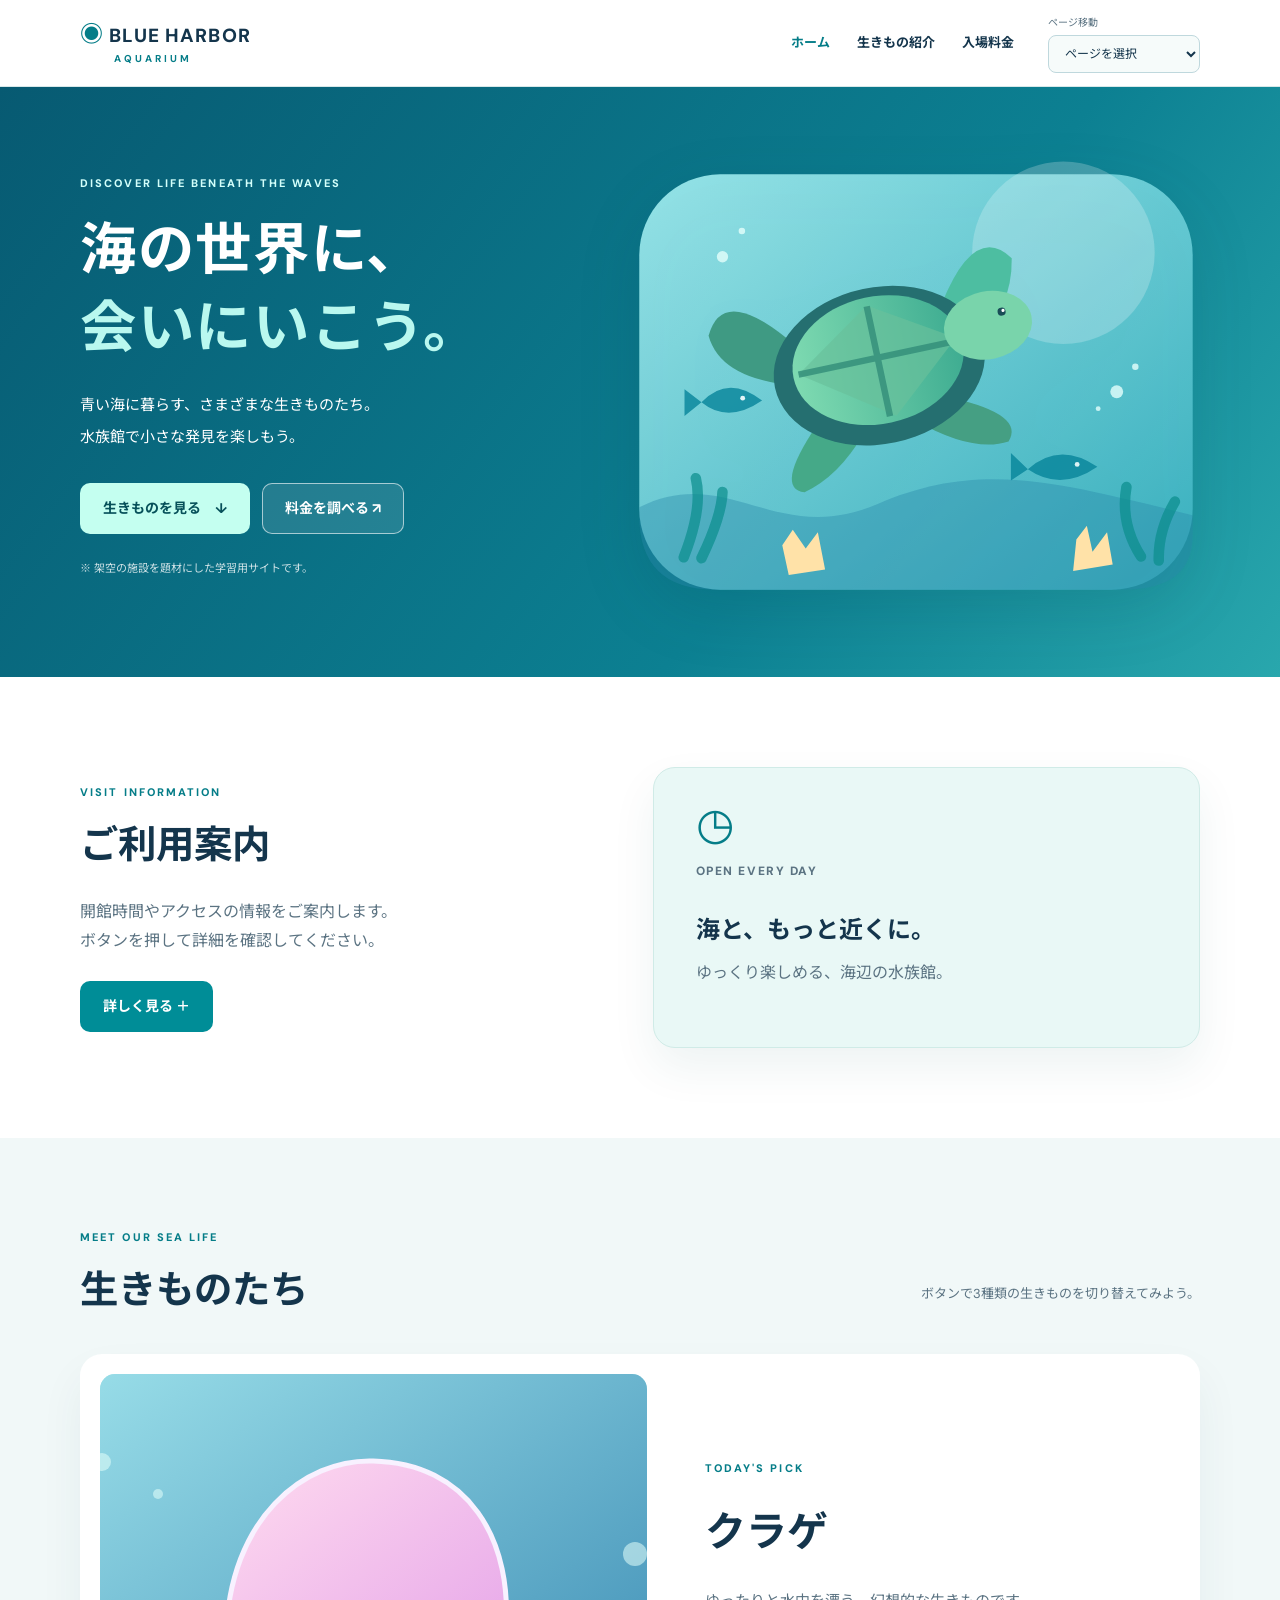
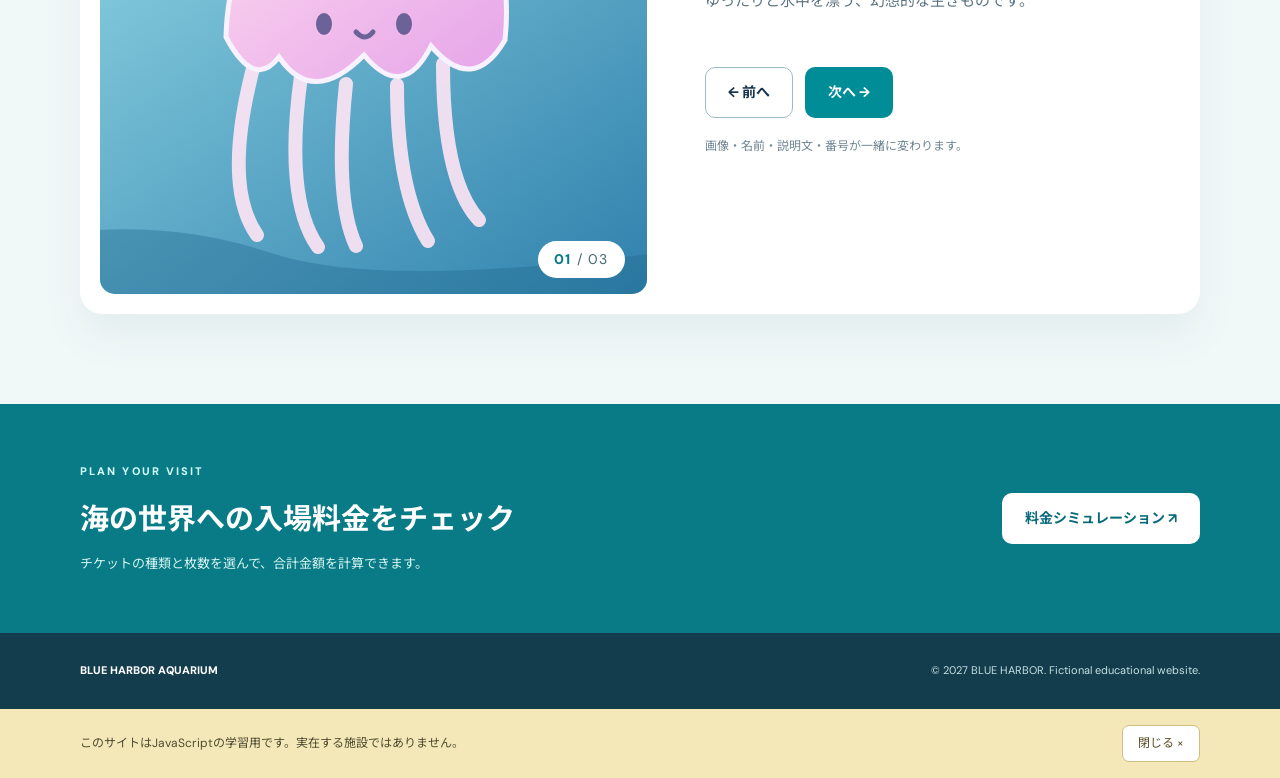
<file: index.html>
<!doctype html>
<html lang="ja">
<head>
  <meta charset="UTF-8">
  <meta name="viewport" content="width=device-width, initial-scale=1.0">
  <title>BLUE HARBOR AQUARIUM | ホーム</title>
  <link rel="stylesheet" href="css/style.css">
  <script src="js/main.js" defer></script>
</head>
<body>
  <header class="site-header">
    <div class="container header-inner">
      <a href="index.html" class="brand"><span class="brand-icon">◉</span> BLUE HARBOR <small>AQUARIUM</small></a>
      <nav aria-label="メインメニュー"><a class="current" href="index.html">ホーム</a><a href="#creatures">生きもの紹介</a><a href="ticket.html">入場料金</a></nav>
      <div class="page-jump"><label for="page-select">ページ移動</label><select id="page-select"><option value="" selected>ページを選択</option><option value="index.html">ホーム</option><option value="ticket.html">入場料金</option></select></div>
    </div>
  </header>
  <main>
    <section class="hero">
      <div class="container hero-layout">
        <div class="hero-copy">
          <p class="overline">DISCOVER LIFE BENEATH THE WAVES</p>
          <h1>海の世界に、<br><span>会いにいこう。</span></h1>
          <p>青い海に暮らす、さまざまな生きものたち。<br>水族館で小さな発見を楽しもう。</p>
          <div class="hero-actions"><a class="button primary" href="#creatures">生きものを見る <span>↓</span></a><a class="button secondary" href="ticket.html">料金を調べる ↗</a></div>
          <p class="hero-note">※ 架空の施設を題材にした学習用サイトです。</p>
        </div>
        <img class="hero-visual" src="images/ocean.svg" alt="海中を泳ぐウミガメや魚のイラスト" width="760" height="580">
      </div>
    </section>

    <section class="section info-section" id="guide">
      <div class="container info-layout">
        <div><p class="overline teal">VISIT INFORMATION</p><h2>ご利用案内</h2><p>開館時間やアクセスの情報をご案内します。<br>ボタンを押して詳細を確認してください。</p><button class="button primary" id="guide-button" type="button">詳しく見る ＋</button></div>
        <div class="info-card"><div class="info-icon">◷</div><p class="info-label">OPEN EVERY DAY</p><strong>海と、もっと近くに。</strong><p>ゆっくり楽しめる、海辺の水族館。</p><div id="guide-detail" class="guide-detail" hidden><p><strong>開館時間</strong> 10:00 ～ 18:00</p><p><strong>最終入館</strong> 17:00</p><p><strong>アクセス</strong> みなと駅から徒歩8分（架空の施設です）</p></div></div>
      </div>
    </section>

    <section class="section creatures-section" id="creatures">
      <div class="container">
        <div class="section-head"><div><p class="overline teal">MEET OUR SEA LIFE</p><h2>生きものたち</h2></div><p>ボタンで3種類の生きものを切り替えてみよう。</p></div>
        <div class="creature-layout">
          <div class="creature-image-wrap"><img id="creature-image" src="images/jellyfish.svg" alt="クラゲのイラスト" width="720" height="520"><span class="creature-counter"><span id="creature-number">01</span> / 03</span></div>
          <div class="creature-info"><p class="overline teal">TODAY'S PICK</p><h3 id="creature-name">クラゲ</h3><p id="creature-description">ゆったりと水中を漂う、幻想的な生きものです。</p><div class="creature-buttons"><button id="creature-prev" class="button outline" type="button">← 前へ</button><button id="creature-next" class="button primary" type="button">次へ →</button></div><p class="help-text">画像・名前・説明文・番号が一緒に変わります。</p></div>
        </div>
      </div>
    </section>

    <section class="callout"><div class="container callout-inner"><div><p class="overline">PLAN YOUR VISIT</p><h2>海の世界への入場料金をチェック</h2><p>チケットの種類と枚数を選んで、合計金額を計算できます。</p></div><a class="button white" href="ticket.html">料金シミュレーション ↗</a></div></section>
  </main>
  <footer class="footer"><div class="container footer-inner"><span>BLUE HARBOR AQUARIUM</span><span>© 2027 BLUE HARBOR. Fictional educational website.</span></div></footer>
  <aside id="notice-panel" class="notice-panel" aria-label="サイトのご案内"><p>このサイトはJavaScriptの学習用です。実在する施設ではありません。</p><button id="notice-close" class="notice-close" type="button">閉じる ×</button></aside>
</body>
</html>
</file>
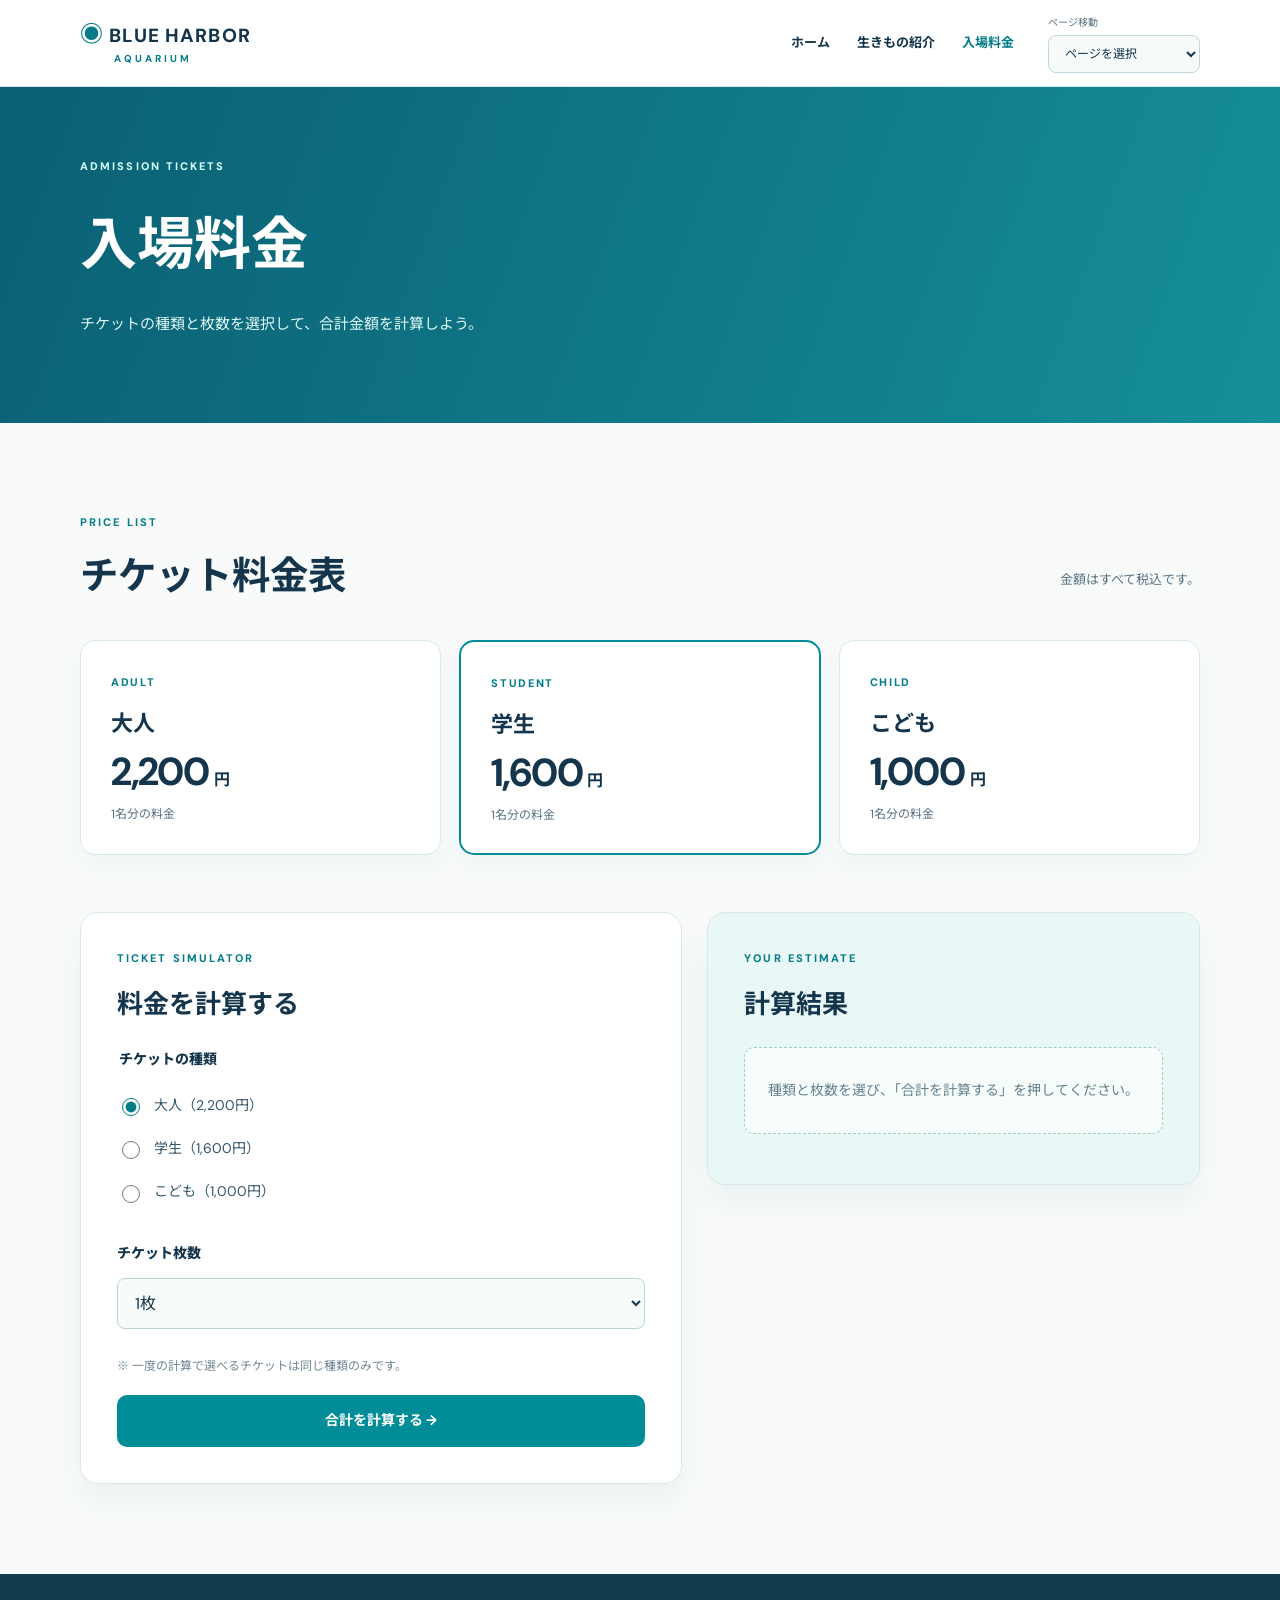
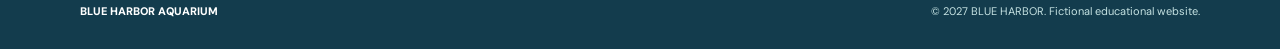
<file: ticket.html>
<!doctype html>
<html lang="ja">
<head>
  <meta charset="UTF-8">
  <meta name="viewport" content="width=device-width, initial-scale=1.0">
  <title>BLUE HARBOR AQUARIUM | 入場料金</title>
  <link rel="stylesheet" href="css/style.css">
  <script src="js/ticket.js" defer></script>
</head>
<body>
  <header class="site-header">
    <div class="container header-inner">
      <a href="index.html" class="brand"><span class="brand-icon">◉</span> BLUE HARBOR <small>AQUARIUM</small></a>
      <nav aria-label="メインメニュー"><a href="index.html">ホーム</a><a href="index.html#creatures">生きもの紹介</a><a class="current" href="ticket.html">入場料金</a></nav>
      <div class="page-jump"><label for="page-select">ページ移動</label><select id="page-select"><option value="" selected>ページを選択</option><option value="index.html">ホーム</option><option value="ticket.html">入場料金</option></select></div>
    </div>
  </header>
  <main>
    <section class="ticket-hero"><div class="container"><p class="overline">ADMISSION TICKETS</p><h1>入場料金</h1><p>チケットの種類と枚数を選択して、合計金額を計算しよう。</p></div></section>
    <section class="section price-section"><div class="container">
      <div class="section-head"><div><p class="overline teal">PRICE LIST</p><h2>チケット料金表</h2></div><p>金額はすべて税込です。</p></div>
      <div class="price-grid"><article class="price-card"><span>ADULT</span><h3>大人</h3><strong>2,200<small>円</small></strong><p>1名分の料金</p></article><article class="price-card highlighted"><span>STUDENT</span><h3>学生</h3><strong>1,600<small>円</small></strong><p>1名分の料金</p></article><article class="price-card"><span>CHILD</span><h3>こども</h3><strong>1,000<small>円</small></strong><p>1名分の料金</p></article></div>
      <div class="simulator-layout">
        <section class="form-card" aria-labelledby="form-heading"><p class="overline teal">TICKET SIMULATOR</p><h2 id="form-heading">料金を計算する</h2><form id="ticket-form" action="#">
          <fieldset class="field"><legend>チケットの種類</legend><label class="choice"><input type="radio" name="ticket-type" value="adult" data-price="2200" checked> 大人（2,200円）</label><label class="choice"><input type="radio" name="ticket-type" value="student" data-price="1600"> 学生（1,600円）</label><label class="choice"><input type="radio" name="ticket-type" value="child" data-price="1000"> こども（1,000円）</label></fieldset>
          <div class="field"><label class="field-title" for="ticket-count">チケット枚数</label><select id="ticket-count"><option value="1" selected>1枚</option><option value="2">2枚</option><option value="3">3枚</option><option value="4">4枚</option><option value="5">5枚</option></select></div>
          <p class="help-text">※ 一度の計算で選べるチケットは同じ種類のみです。</p><button id="calculate-button" class="button primary full" type="button">合計を計算する →</button>
        </form></section>
        <aside class="result-card" aria-labelledby="result-heading"><p class="overline teal">YOUR ESTIMATE</p><h2 id="result-heading">計算結果</h2><p id="result-placeholder" class="result-placeholder">種類と枚数を選び、「合計を計算する」を押してください。</p><div id="result-details" hidden><p class="result-caption">入場料金の合計（税込）</p><p class="result-price"><span id="result-total">0</span><small>円</small></p><p class="result-note">※ このページでは購入・決済はできません。</p></div></aside>
      </div>
    </div></section>
  </main>
  <footer class="footer"><div class="container footer-inner"><span>BLUE HARBOR AQUARIUM</span><span>© 2027 BLUE HARBOR. Fictional educational website.</span></div></footer>
</body>
</html>
</file>
<file: css/style.css>
@import url('https://fonts.googleapis.com/css2?family=DM+Sans:wght@400;500;600;700;800&family=Noto+Sans+JP:wght@400;500;600;700;800&display=swap');
:root{--ink:#14354c;--muted:#5b7382;--teal:#057d88;--teal-dark:#056773;--blue:#1071a1;--line:#d8e8e9;--soft:#ebf8f7;--bg:#f8fbfa;--white:#fff}
*{box-sizing:border-box}html{scroll-behavior:smooth}body{margin:0;background:var(--bg);font-family:'DM Sans','Noto Sans JP',sans-serif;color:var(--ink);line-height:1.8}a{color:inherit;text-decoration:none}button,select,input{font:inherit}button{cursor:pointer}img{display:block;max-width:100%}[hidden]{display:none!important}
.container{width:min(1120px,calc(100% - 48px));margin:0 auto}.section{padding:90px 0}.site-header{background:rgba(255,255,255,.97);border-bottom:1px solid var(--line)}.header-inner{min-height:86px;display:flex;align-items:center;gap:34px}.brand{font-size:19px;font-weight:800;letter-spacing:.06em;line-height:1.1;white-space:nowrap}.brand-icon{color:var(--teal);font-size:23px}.brand small{display:block;margin-left:34px;margin-top:5px;font-size:10px;letter-spacing:.3em;color:var(--teal);font-weight:700}.site-header nav{display:flex;gap:27px;margin-left:auto}.site-header nav a{font-size:13px;font-weight:700}.site-header nav a.current,.site-header nav a:hover{color:var(--teal)}.page-jump{display:flex;flex-direction:column;gap:3px}.page-jump label{font-size:10px;color:var(--muted)}.page-jump select{font-size:12px;background:#f6fbfa;border:1px solid #bfd8dd;color:var(--ink);border-radius:8px;padding:9px 12px;min-width:152px}
.overline{color:#d3fffb;font-size:11px;letter-spacing:.19em;font-weight:800;margin:0 0 17px}.overline.teal{color:var(--teal)}.hero{background:linear-gradient(127deg,#075a72,#0c8092 64%,#29a7ad);overflow:hidden}.hero-layout{min-height:590px;display:grid;grid-template-columns:1fr 1.06fr;align-items:center;gap:15px}.hero-copy{position:relative;z-index:1;color:white;padding:60px 0}.hero-copy h1{font-size:clamp(37px,4.4vw,58px);letter-spacing:.03em;line-height:1.4;margin:0 0 22px}.hero-copy h1 span{color:#b9f8ef}.hero-copy>p:not(.overline):not(.hero-note){font-size:15px;line-height:2.1}.hero-actions{display:flex;gap:12px;margin-top:30px;flex-wrap:wrap}.hero-note{font-size:11px;opacity:.8;margin-top:25px}.hero-visual{width:108%;max-width:none;filter:drop-shadow(0 20px 30px rgba(0,48,60,.14));margin-left:-20px}.button{display:inline-flex;align-items:center;justify-content:center;gap:14px;padding:12px 22px;border-radius:10px;font-weight:700;font-size:14px;border:1px solid transparent;transition:transform .12s,background .12s;min-height:48px}.button:hover{transform:translateY(-2px)}.button.primary{background:#008d97;color:white}.hero .button.primary{background:#c4fff0;color:#07515a}.button.secondary{background:rgba(255,255,255,.11);color:#fff;border-color:rgba(255,255,255,.6)}.button.outline{background:#fff;border-color:#9ebcc3;color:var(--ink)}.button.white{background:white;color:#086a79}.button.full{width:100%}
h2{font-size:clamp(28px,3vw,39px);line-height:1.4;margin:4px 0 25px}.info-section{background:#fff}.info-layout{display:grid;grid-template-columns:.9fr 1fr;align-items:center;gap:80px}.info-layout>div>p:not(.overline){color:var(--muted);margin-bottom:25px}.info-card{background:#e9f8f6;border:1px solid #d0ebe7;border-radius:22px;padding:34px 42px;box-shadow:0 20px 45px rgba(1,78,91,.07)}.info-icon{color:var(--teal);font-size:44px;line-height:1}.info-card .info-label{color:var(--teal);font-size:12px;letter-spacing:.13em;font-weight:800;margin:15px 0 4px}.info-card>strong{display:block;font-size:24px}.info-card>p:last-of-type{color:var(--muted);margin:8px 0}.guide-detail{border-top:1px solid #bededc;padding-top:15px;margin-top:20px}.guide-detail p{margin:9px 0;font-size:13px;color:var(--ink)}.guide-detail strong{color:var(--teal);margin-right:10px}
.creatures-section{background:#f1f8f8}.section-head{display:flex;justify-content:space-between;align-items:end;gap:30px;margin-bottom:36px}.section-head h2{margin-bottom:0}.section-head>p{font-size:13px;color:var(--muted)}.creature-layout{background:#fff;border-radius:22px;box-shadow:0 22px 45px rgba(11,70,88,.06);padding:20px;display:grid;grid-template-columns:1.15fr 1fr;gap:58px;align-items:center}.creature-image-wrap{position:relative;overflow:hidden;border-radius:15px;background:#bbeced}.creature-image-wrap>img{width:100%;aspect-ratio:720/520;object-fit:cover}.creature-counter{position:absolute;right:22px;bottom:16px;background:#fff;border-radius:20px;padding:6px 16px;font-size:14px;letter-spacing:.09em;color:#456975}.creature-counter span{font-weight:800;color:var(--teal)}.creature-info{padding-right:36px}.creature-info h3{font-size:clamp(30px,3.2vw,43px);margin:8px 0 18px}.creature-info>p:not(.overline){font-size:15px;color:var(--muted);min-height:55px}.creature-buttons{display:flex;gap:12px;margin-top:24px}.help-text{font-size:12px!important;color:#708894!important;margin:18px 0}.callout{background:#087b86;color:white;padding:58px 0}.callout-inner{display:flex;align-items:center;justify-content:space-between;gap:20px}.callout h2{font-size:29px;margin:0 0 12px}.callout p:last-child{margin:0;color:#d5f4f1;font-size:13px}.footer{background:#133c4d;color:#c5e2e2;padding:28px 0}.footer-inner{display:flex;justify-content:space-between;gap:15px;font-size:11px}.footer-inner span:first-child{font-weight:800;color:#fff}.notice-panel{display:flex;align-items:center;justify-content:space-between;gap:22px;background:#f4e8b8;color:#4f4b32;padding:16px max(24px,calc((100% - 1120px)/2));font-size:12px}.notice-panel p{margin:0}.notice-close{background:white;border:1px solid #d0be80;border-radius:7px;padding:7px 15px;font-size:12px;color:#5b4b23;white-space:nowrap}
.ticket-hero{background:linear-gradient(110deg,#0a5f73,#158f99);color:white;padding:70px 0}.ticket-hero h1{font-size:clamp(36px,5vw,57px);margin:0}.ticket-hero p:last-child{font-size:15px;color:#def8f6}.price-grid{display:grid;grid-template-columns:repeat(3,1fr);gap:18px;margin-bottom:57px}.price-card{background:#fff;border:1px solid var(--line);border-radius:15px;padding:26px 30px;box-shadow:0 12px 26px rgba(14,86,91,.04)}.price-card.highlighted{border:2px solid #008d97}.price-card>span{font-size:11px;letter-spacing:.15em;color:var(--teal);font-weight:800}.price-card h3{font-size:22px;margin:8px 0}.price-card strong{font-size:39px;letter-spacing:-.03em;line-height:1.1}.price-card strong small{font-size:16px;margin-left:5px}.price-card p{font-size:12px;color:var(--muted);margin:9px 0 0}.simulator-layout{display:grid;grid-template-columns:1.1fr .9fr;gap:25px;align-items:start}.form-card,.result-card{background:#fff;padding:36px;border:1px solid var(--line);border-radius:18px;box-shadow:0 18px 32px rgba(18,85,98,.055)}.form-card h2,.result-card h2{font-size:26px;margin:6px 0 25px}.field{border:0;padding:0;margin:0 0 27px}.field legend,.field-title{font-weight:800;display:block;margin-bottom:12px;font-size:14px}.choice{display:flex;gap:11px;align-items:center;padding:9px 0;font-size:14px;color:#34566a}.choice input{width:18px;height:18px;accent-color:var(--teal)}.field select{width:100%;border:1px solid #b7d5d7;padding:13px;border-radius:8px;background:#f7fbfa;color:var(--ink)}.result-card{background:#e9f8f6}.result-placeholder{border:1px dashed #9ccbcc;border-radius:10px;background:#f7fdfb;color:#67828e;padding:30px 18px;text-align:center;font-size:14px}.result-caption{font-size:14px;color:#60818c}.result-price{color:var(--teal-dark);font-size:clamp(45px,5vw,65px);font-weight:800;margin:4px 0 22px}.result-price small{font-size:20px;margin-left:8px}.result-note{font-size:12px;color:#68858d}
@media(max-width:850px){.header-inner{padding:15px 0;flex-wrap:wrap}.site-header nav{order:3;width:100%;margin:5px 0;justify-content:space-between}.page-jump{margin-left:auto}.hero-layout{grid-template-columns:1fr}.hero-visual{width:85%;max-width:550px;margin:-80px auto 10px}.hero-copy{padding:60px 0 20px}.info-layout{gap:24px}.creature-layout{gap:25px}.creature-info{padding-right:8px}.callout-inner{flex-direction:column;align-items:start}}
@media(max-width:610px){.container{width:calc(100% - 32px)}.section{padding:60px 0}.brand{font-size:17px}.hero-copy h1{font-size:37px}.hero-visual{margin:-30px auto 10px;width:98%}.info-layout,.creature-layout,.simulator-layout{grid-template-columns:1fr}.info-card{padding:28px}.section-head{display:block}.section-head>p{margin-top:12px}.creature-layout{padding:13px}.creature-info{padding:18px}.price-grid{grid-template-columns:1fr;gap:11px}.price-card{padding:17px 23px}.price-card strong{font-size:30px}.form-card,.result-card{padding:25px}.footer-inner{flex-direction:column}.notice-panel{flex-direction:column;align-items:start}.page-jump select{min-width:135px}}
</file>
